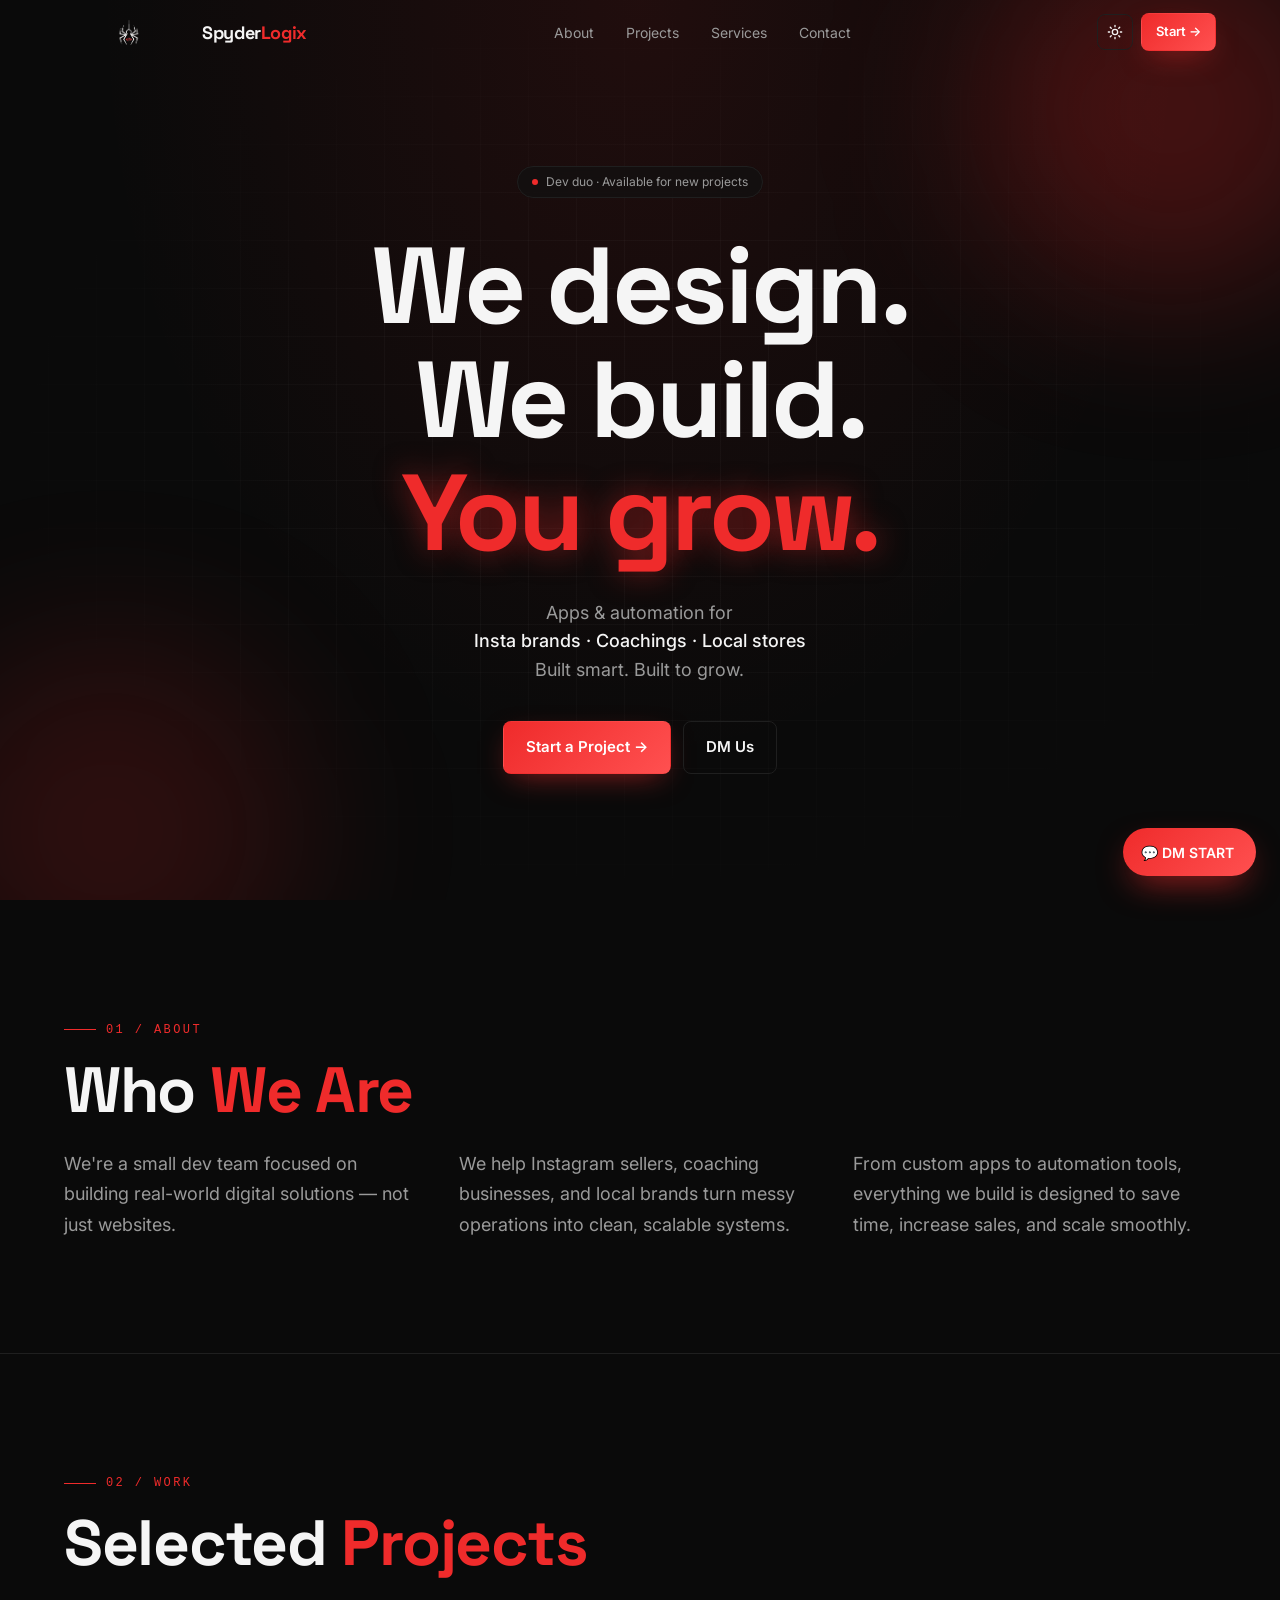
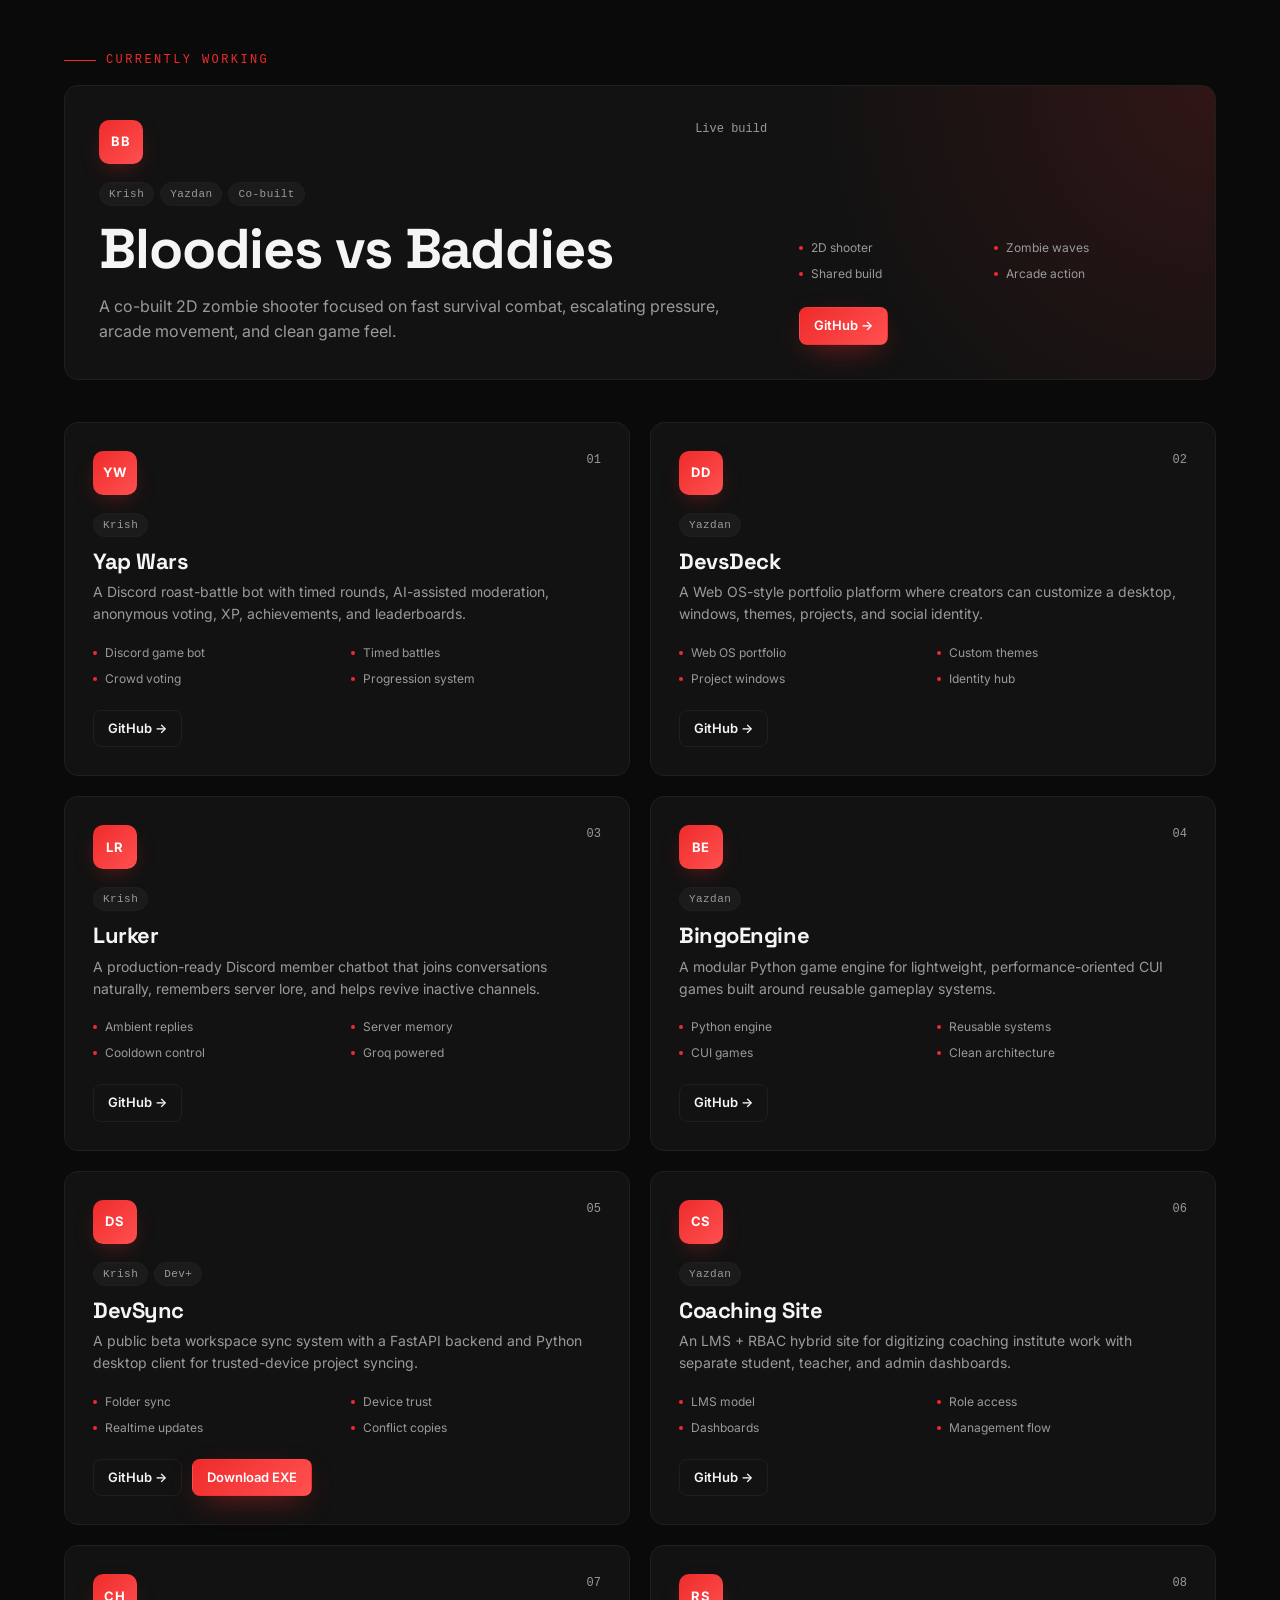
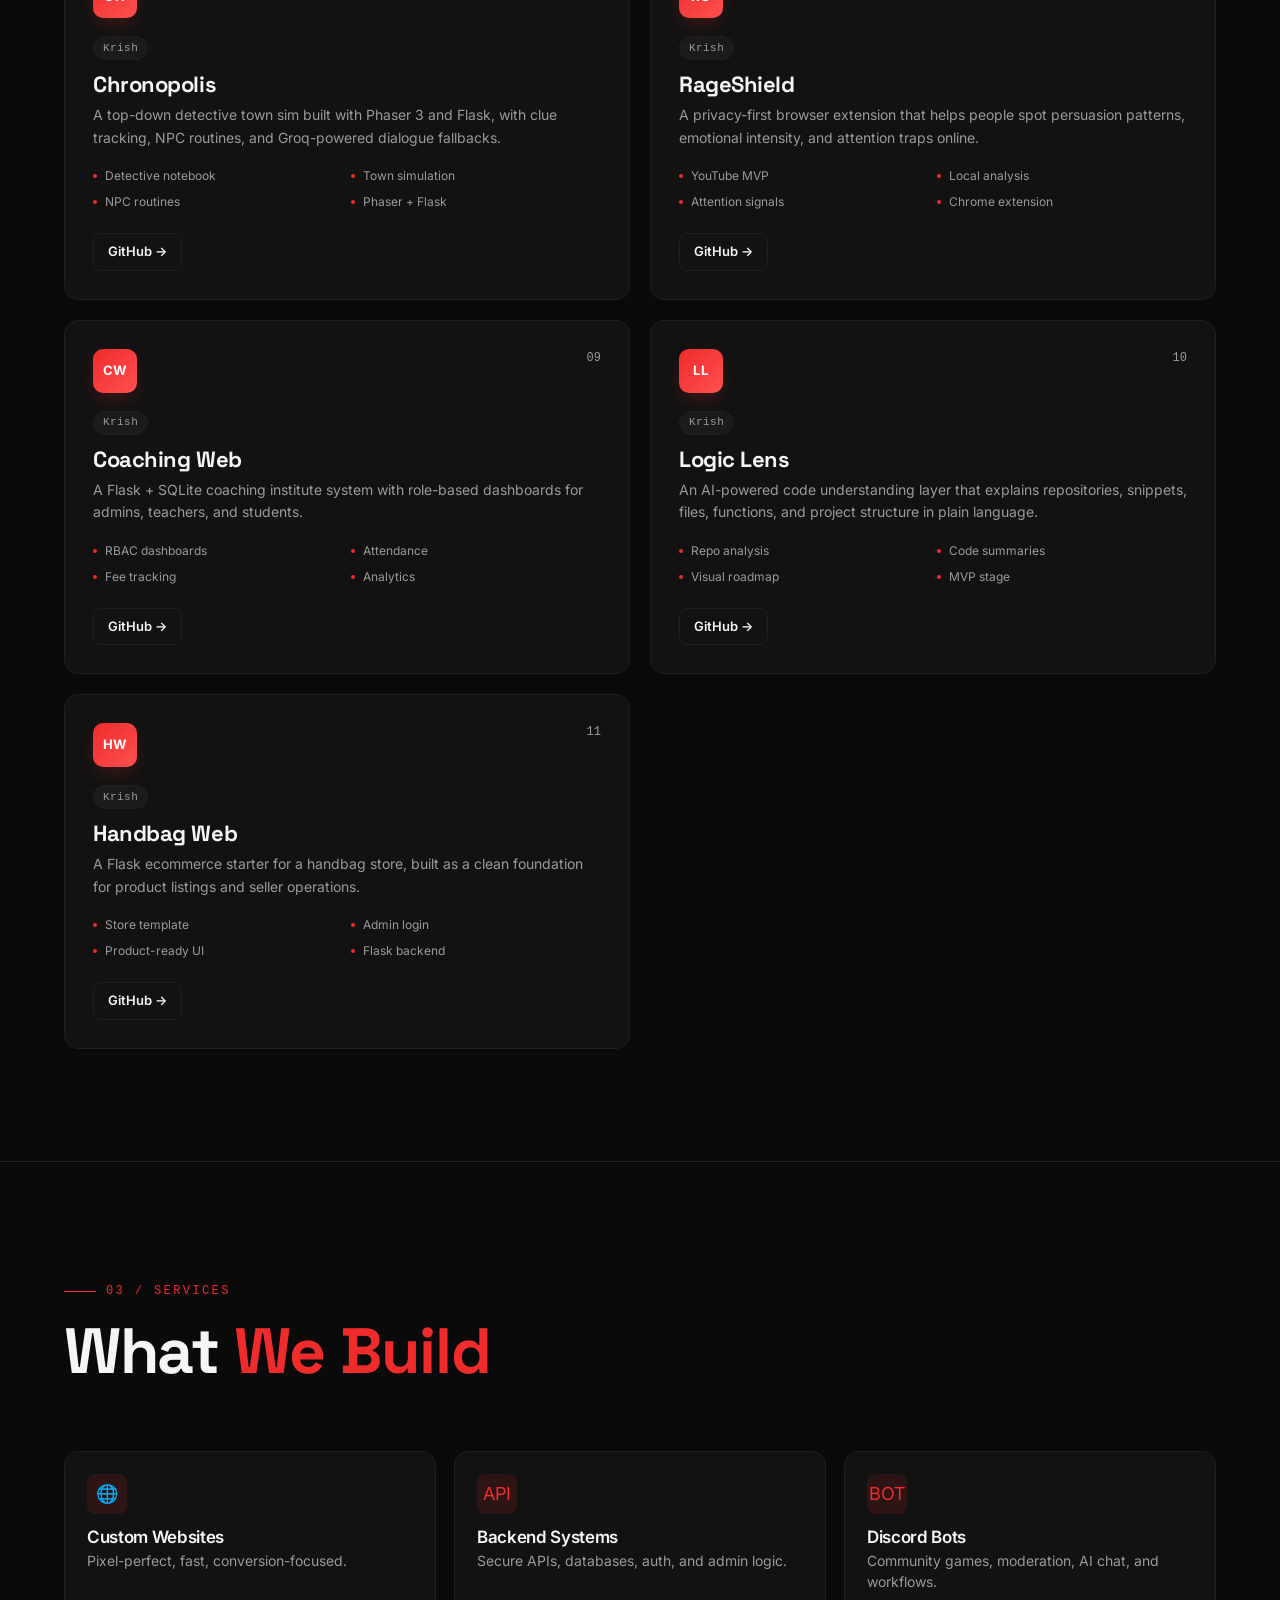
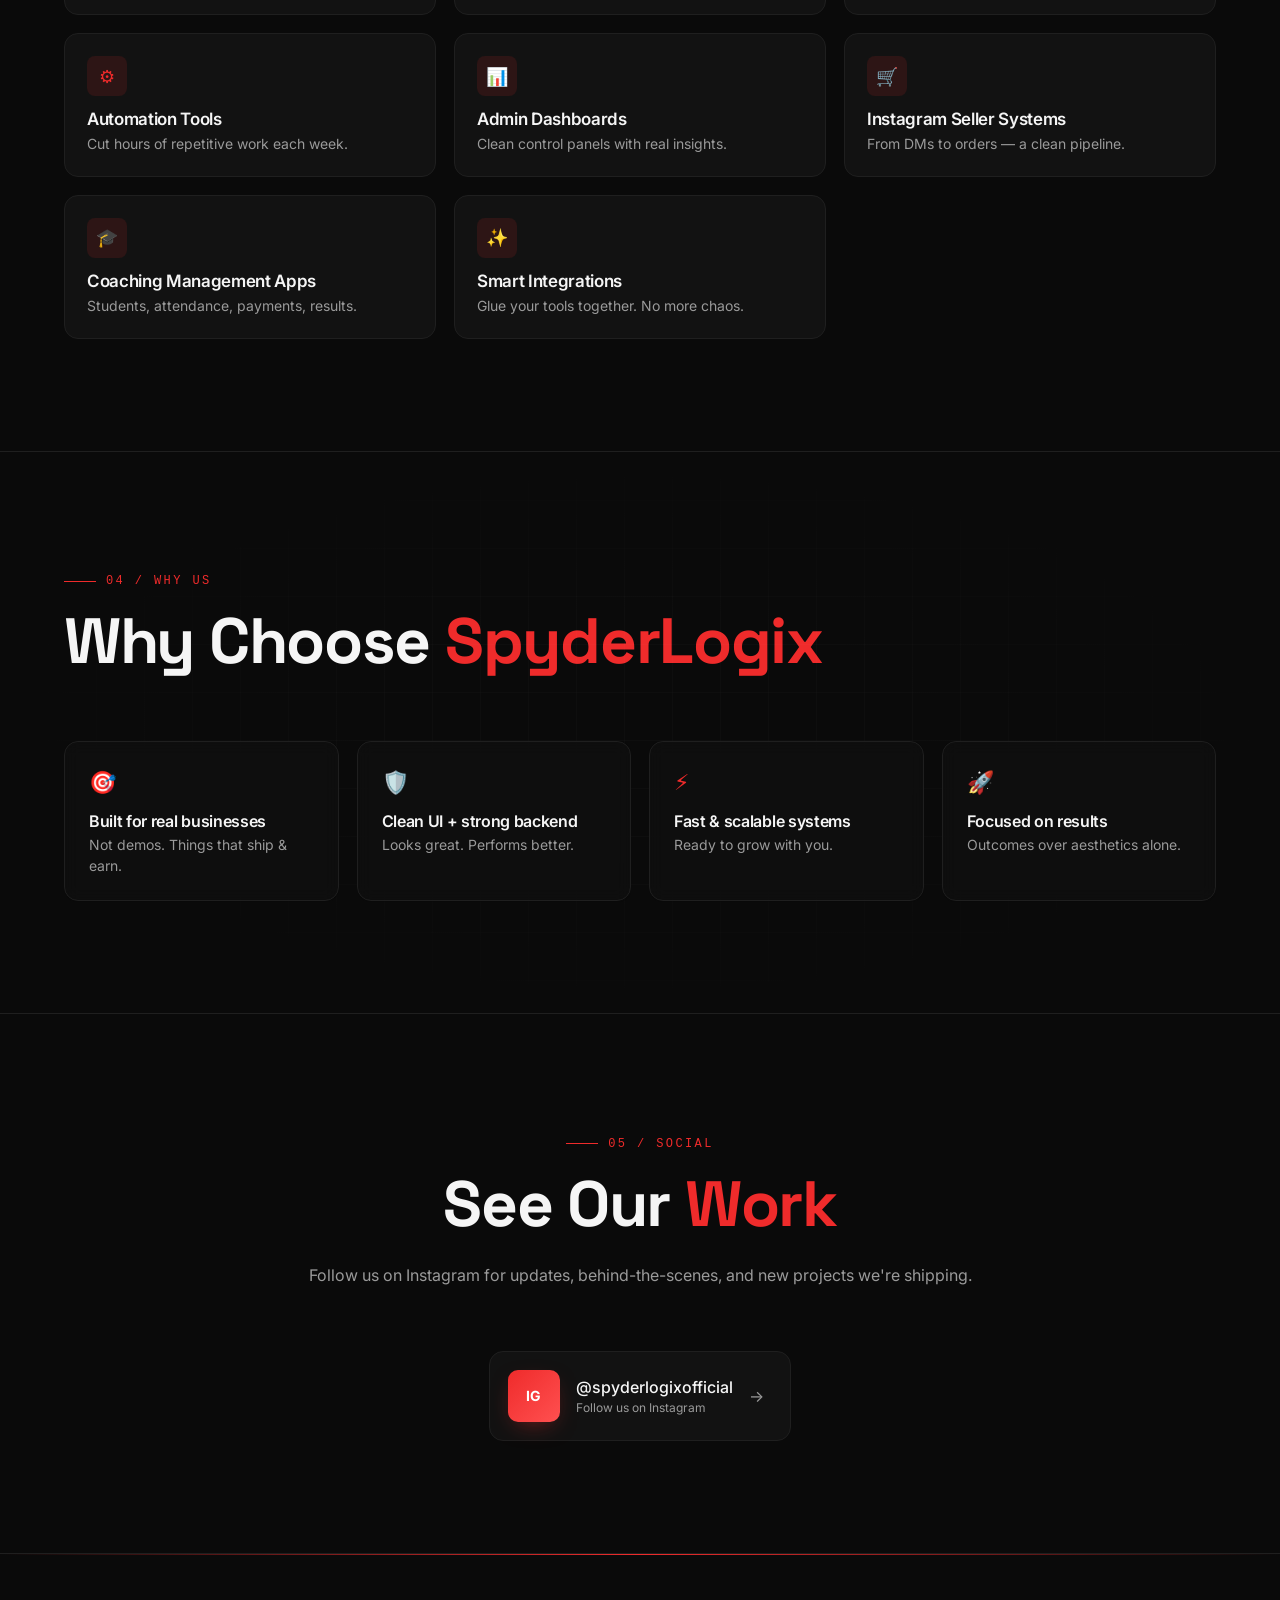
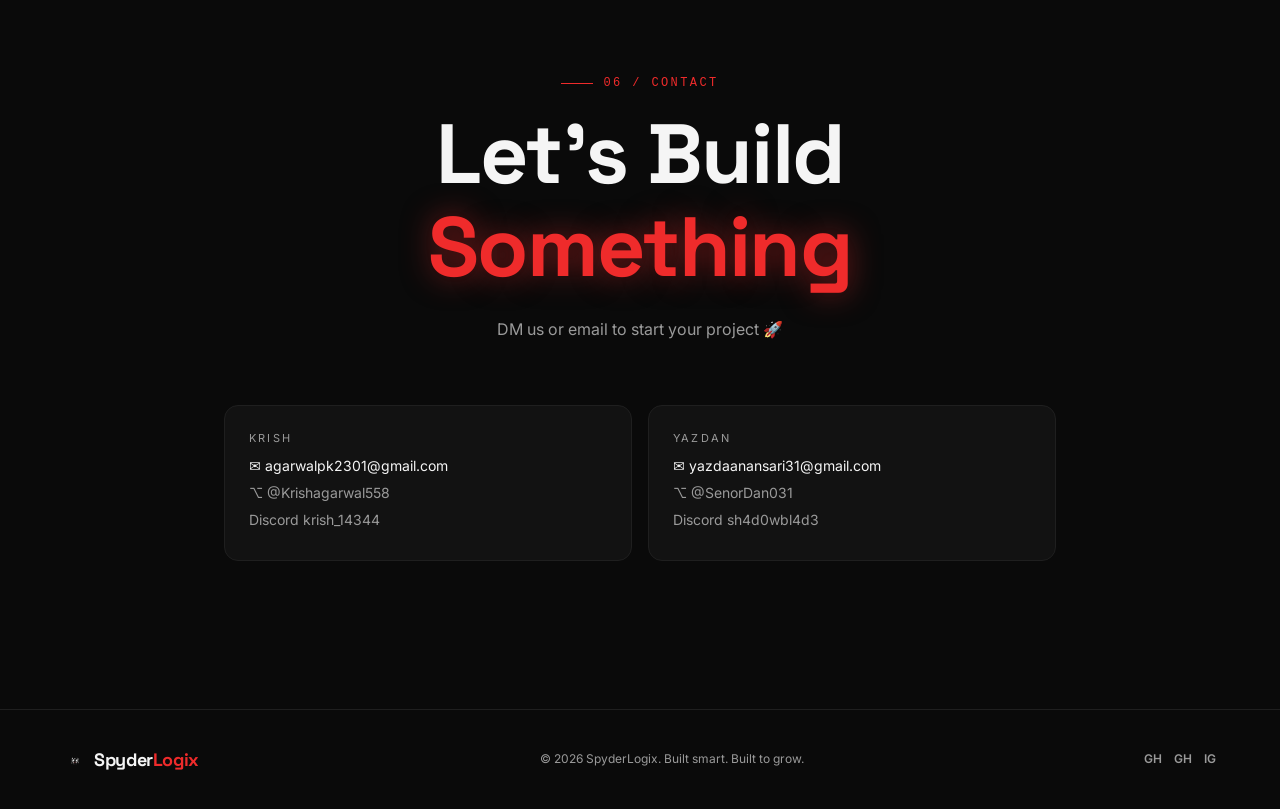
<file: index.html>
<!doctype html>
<html lang="en" data-theme="dark">
<head>
<meta charset="utf-8" />
<meta name="viewport" content="width=device-width, initial-scale=1" />
<title>SpyderLogix — We design. We build. You grow.</title>
<meta name="description" content="SpyderLogix is a dev duo agency building apps & automation for Insta brands, coaches, and local stores. Built smart. Built to grow." />
<meta property="og:title" content="SpyderLogix — Apps & automation that scale" />
<meta property="og:description" content="Custom websites, automation tools, and admin dashboards for real businesses." />
<meta property="og:type" content="website" />
<link rel="icon" type="image/png" href="spyder-mark.png" />
<link rel="preconnect" href="https://fonts.googleapis.com" />
<link rel="preconnect" href="https://fonts.gstatic.com" crossorigin />
<link rel="stylesheet" href="https://fonts.googleapis.com/css2?family=Inter:wght@400;500;600;700&family=Space+Grotesk:wght@500;600;700&display=swap" />
<link rel="stylesheet" href="styles.css" />
</head>
<body>

<!-- NAVBAR -->
<header class="nav" id="nav">
  <div class="container nav-inner">
    <a href="#top" class="brand">
   <img src="spider_white_transparent.png" alt="" class="brand-mark" style="width: 130px;" onerror="this.remove()">
      <span class="brand-text">Spyder<span class="accent">Logix</span></span>
    </a>
    <nav class="nav-links" id="navLinks">
      <a href="#about">About</a>
      <a href="#projects">Projects</a>
      <a href="#services">Services</a>
      <a href="#contact">Contact</a>
    </nav>
    <div class="nav-actions">
      <button id="themeToggle" class="icon-btn" aria-label="Toggle theme">
        <svg class="icon-sun" width="16" height="16" viewBox="0 0 24 24" fill="none" stroke="currentColor" stroke-width="2" stroke-linecap="round" stroke-linejoin="round"><circle cx="12" cy="12" r="4"/><path d="M12 2v2M12 20v2M4.93 4.93l1.41 1.41M17.66 17.66l1.41 1.41M2 12h2M20 12h2M4.93 19.07l1.41-1.41M17.66 6.34l1.41-1.41"/></svg>
        <svg class="icon-moon" width="16" height="16" viewBox="0 0 24 24" fill="none" stroke="currentColor" stroke-width="2" stroke-linecap="round" stroke-linejoin="round"><path d="M21 12.79A9 9 0 1 1 11.21 3 7 7 0 0 0 21 12.79z"/></svg>
      </button>
      <a href="#contact" class="btn btn-primary btn-sm hide-sm-down">Start →</a>
      <button id="menuToggle" class="icon-btn show-md-down" aria-label="Menu">
        <svg width="16" height="16" viewBox="0 0 24 24" fill="none" stroke="currentColor" stroke-width="2" stroke-linecap="round" stroke-linejoin="round"><line x1="3" y1="6" x2="21" y2="6"/><line x1="3" y1="12" x2="21" y2="12"/><line x1="3" y1="18" x2="21" y2="18"/></svg>
      </button>
    </div>
  </div>
  <div class="mobile-menu" id="mobileMenu">
    <a href="#about">About</a>
    <a href="#projects">Projects</a>
    <a href="#services">Services</a>
    <a href="#contact">Contact</a>
  </div>
</header>

<!-- HERO -->
<section id="top" class="hero">
  <div class="grid-bg"></div>
  <div class="blob blob-1"></div>
  <div class="blob blob-2"></div>
  <div class="hero-inner">
    <div class="pill"><span class="dot"></span> Dev duo · Available for new projects</div>
    <h1 class="display">
      We design.<br/>
      We build.<br/>
      <span class="accent text-glow">You grow.</span>
    </h1>
    <p class="lead">
      Apps & automation for<br/>
      <span class="strong">Insta brands · Coachings · Local stores</span><br/>
      Built smart. Built to grow.
    </p>
    <div class="cta-row">
      <a href="#contact" class="btn btn-primary btn-lg">Start a Project →</a>
      <a href="https://www.instagram.com/spyderlogixofficial/?hl=en" target="_blank" rel="noreferrer" class="btn btn-outline btn-lg">DM Us</a>
    </div>
  </div>
</section>

<!-- ABOUT -->
<section id="about" class="section">
  <div class="container">
    <div class="reveal">
      <div class="section-label"><span class="line"></span>01 / About</div>
      <h2 class="display-md">Who <span class="accent">We Are</span></h2>
    </div>
    <div class="about-grid">
      <p class="reveal">We're a small dev team focused on building real-world digital solutions — not just websites.</p>
      <p class="reveal" style="transition-delay:.1s">We help Instagram sellers, coaching businesses, and local brands turn messy operations into clean, scalable systems.</p>
      <p class="reveal" style="transition-delay:.2s">From custom apps to automation tools, everything we build is designed to save time, increase sales, and scale smoothly.</p>
    </div>
  </div>
</section>

<!-- PROJECTS -->
<section id="projects" class="section bordered">
  <div class="container">
    <div class="reveal mb-lg">
      <div class="section-label"><span class="line"></span>02 / Work</div>
      <h2 class="display-md">Selected <span class="accent">Projects</span></h2>
    </div>
    <div class="current-work reveal mb-lg">
      <div class="section-label"><span class="line"></span>Currently Working</div>
      <article class="card project project-feature">
        <div class="project-feature-main">
          <div>
            <div class="project-head">
              <div class="icon-box gradient-red">BB</div>
              <span class="num">Live build</span>
            </div>
            <div class="project-tags"><span class="tag">Krish</span><span class="tag">Yazdan</span><span class="tag">Co-built</span></div>
            <h3>Bloodies vs Baddies</h3>
            <p>A co-built 2D zombie shooter focused on fast survival combat, escalating pressure, arcade movement, and clean game feel.</p>
          </div>
          <div class="project-feature-side">
            <ul class="features">
              <li>2D shooter</li><li>Zombie waves</li>
              <li>Shared build</li><li>Arcade action</li>
            </ul>
            <div class="project-actions">
              <a href="https://github.com/SenorDan031/Bloodies-vs-Baddies" target="_blank" rel="noreferrer" class="btn btn-primary btn-sm">GitHub →</a>
            </div>
          </div>
        </div>
      </article>
    </div>

    <div class="projects-grid">
      <article class="card project reveal">
        <div class="project-head">
          <div class="icon-box gradient-red">YW</div>
          <span class="num">01</span>
        </div>
        <div class="project-tags"><span class="tag">Krish</span></div>
        <h3>Yap Wars</h3>
        <p>A Discord roast-battle bot with timed rounds, AI-assisted moderation, anonymous voting, XP, achievements, and leaderboards.</p>
        <ul class="features">
          <li>Discord game bot</li><li>Timed battles</li>
          <li>Crowd voting</li><li>Progression system</li>
        </ul>
        <div class="project-actions">
          <a href="https://github.com/Krishagarwal558/Yap-Wars" target="_blank" rel="noreferrer" class="btn btn-outline btn-sm">GitHub →</a>
        </div>
      </article>

      <article class="card project reveal" style="transition-delay:.08s">
        <div class="project-head">
          <div class="icon-box gradient-red">DD</div>
          <span class="num">02</span>
        </div>
        <div class="project-tags"><span class="tag">Yazdan</span></div>
        <h3>DevsDeck</h3>
        <p>A Web OS-style portfolio platform where creators can customize a desktop, windows, themes, projects, and social identity.</p>
        <ul class="features">
          <li>Web OS portfolio</li><li>Custom themes</li>
          <li>Project windows</li><li>Identity hub</li>
        </ul>
        <div class="project-actions">
          <a href="https://github.com/SenorDan031/DevsDeck" target="_blank" rel="noreferrer" class="btn btn-outline btn-sm">GitHub →</a>
        </div>
      </article>

      <article class="card project reveal" style="transition-delay:.16s">
        <div class="project-head">
          <div class="icon-box gradient-red">LR</div>
          <span class="num">03</span>
        </div>
        <div class="project-tags"><span class="tag">Krish</span></div>
        <h3>Lurker</h3>
        <p>A production-ready Discord member chatbot that joins conversations naturally, remembers server lore, and helps revive inactive channels.</p>
        <ul class="features">
          <li>Ambient replies</li><li>Server memory</li>
          <li>Cooldown control</li><li>Groq powered</li>
        </ul>
        <div class="project-actions">
          <a href="https://github.com/Krishagarwal558/lurker" target="_blank" rel="noreferrer" class="btn btn-outline btn-sm">GitHub →</a>
        </div>
      </article>

      <article class="card project reveal" style="transition-delay:.24s">
        <div class="project-head">
          <div class="icon-box gradient-red">BE</div>
          <span class="num">04</span>
        </div>
        <div class="project-tags"><span class="tag">Yazdan</span></div>
        <h3>BingoEngine</h3>
        <p>A modular Python game engine for lightweight, performance-oriented CUI games built around reusable gameplay systems.</p>
        <ul class="features">
          <li>Python engine</li><li>Reusable systems</li>
          <li>CUI games</li><li>Clean architecture</li>
        </ul>
        <div class="project-actions">
          <a href="https://github.com/SenorDan031/BingoEngine" target="_blank" rel="noreferrer" class="btn btn-outline btn-sm">GitHub →</a>
        </div>
      </article>

      <article class="card project reveal" style="transition-delay:.32s">
        <div class="project-head">
          <div class="icon-box gradient-red">DS</div>
          <span class="num">05</span>
        </div>
        <div class="project-tags"><span class="tag">Krish</span><span class="tag">Dev+</span></div>
        <h3>DevSync</h3>
        <p>A public beta workspace sync system with a FastAPI backend and Python desktop client for trusted-device project syncing.</p>
        <ul class="features">
          <li>Folder sync</li><li>Device trust</li>
          <li>Realtime updates</li><li>Conflict copies</li>
        </ul>
        <div class="project-actions">
          <a href="https://github.com/Krishagarwal558/Devsync" target="_blank" rel="noreferrer" class="btn btn-outline btn-sm">GitHub →</a>
          <a href="https://github.com/Krishagarwal558/Devsync/releases" target="_blank" rel="noreferrer" class="btn btn-primary btn-sm">Download EXE</a>
        </div>
      </article>

      <article class="card project reveal" style="transition-delay:.4s">
        <div class="project-head">
          <div class="icon-box gradient-red">CS</div>
          <span class="num">06</span>
        </div>
        <div class="project-tags"><span class="tag">Yazdan</span></div>
        <h3>Coaching Site</h3>
        <p>An LMS + RBAC hybrid site for digitizing coaching institute work with separate student, teacher, and admin dashboards.</p>
        <ul class="features">
          <li>LMS model</li><li>Role access</li>
          <li>Dashboards</li><li>Management flow</li>
        </ul>
        <div class="project-actions">
          <a href="https://github.com/SenorDan031/Coaching-Site" target="_blank" rel="noreferrer" class="btn btn-outline btn-sm">GitHub →</a>
        </div>
      </article>

      <article class="card project reveal" style="transition-delay:.48s">
        <div class="project-head">
          <div class="icon-box gradient-red">CH</div>
          <span class="num">07</span>
        </div>
        <div class="project-tags"><span class="tag">Krish</span></div>
        <h3>Chronopolis</h3>
        <p>A top-down detective town sim built with Phaser 3 and Flask, with clue tracking, NPC routines, and Groq-powered dialogue fallbacks.</p>
        <ul class="features">
          <li>Detective notebook</li><li>Town simulation</li>
          <li>NPC routines</li><li>Phaser + Flask</li>
        </ul>
        <div class="project-actions">
          <a href="https://github.com/Krishagarwal558/Chronopolis" target="_blank" rel="noreferrer" class="btn btn-outline btn-sm">GitHub →</a>
        </div>
      </article>

      <article class="card project reveal" style="transition-delay:.56s">
        <div class="project-head">
          <div class="icon-box gradient-red">RS</div>
          <span class="num">08</span>
        </div>
        <div class="project-tags"><span class="tag">Krish</span></div>
        <h3>RageShield</h3>
        <p>A privacy-first browser extension that helps people spot persuasion patterns, emotional intensity, and attention traps online.</p>
        <ul class="features">
          <li>YouTube MVP</li><li>Local analysis</li>
          <li>Attention signals</li><li>Chrome extension</li>
        </ul>
        <div class="project-actions">
          <a href="https://github.com/Krishagarwal558/RageShield" target="_blank" rel="noreferrer" class="btn btn-outline btn-sm">GitHub →</a>
        </div>
      </article>

      <article class="card project reveal" style="transition-delay:.64s">
        <div class="project-head">
          <div class="icon-box gradient-red">CW</div>
          <span class="num">09</span>
        </div>
        <div class="project-tags"><span class="tag">Krish</span></div>
        <h3>Coaching Web</h3>
        <p>A Flask + SQLite coaching institute system with role-based dashboards for admins, teachers, and students.</p>
        <ul class="features">
          <li>RBAC dashboards</li><li>Attendance</li>
          <li>Fee tracking</li><li>Analytics</li>
        </ul>
        <div class="project-actions">
          <a href="https://github.com/Krishagarwal558/CoachHub-Coaching-Institute-Management-System" target="_blank" rel="noreferrer" class="btn btn-outline btn-sm">GitHub →</a>
        </div>
      </article>

      <article class="card project reveal" style="transition-delay:.72s">
        <div class="project-head">
          <div class="icon-box gradient-red">LL</div>
          <span class="num">10</span>
        </div>
        <div class="project-tags"><span class="tag">Krish</span></div>
        <h3>Logic Lens</h3>
        <p>An AI-powered code understanding layer that explains repositories, snippets, files, functions, and project structure in plain language.</p>
        <ul class="features">
          <li>Repo analysis</li><li>Code summaries</li>
          <li>Visual roadmap</li><li>MVP stage</li>
        </ul>
        <div class="project-actions">
          <a href="https://github.com/Krishagarwal558/Code-lens-Ai" target="_blank" rel="noreferrer" class="btn btn-outline btn-sm">GitHub →</a>
        </div>
      </article>

      <article class="card project reveal" style="transition-delay:.8s">
        <div class="project-head">
          <div class="icon-box gradient-red">HW</div>
          <span class="num">11</span>
        </div>
        <div class="project-tags"><span class="tag">Krish</span></div>
        <h3>Handbag Web</h3>
        <p>A Flask ecommerce starter for a handbag store, built as a clean foundation for product listings and seller operations.</p>
        <ul class="features">
          <li>Store template</li><li>Admin login</li>
          <li>Product-ready UI</li><li>Flask backend</li>
        </ul>
        <div class="project-actions">
          <a href="https://github.com/Krishagarwal558/-Flask-Handbag-Ecommerce-UI" target="_blank" rel="noreferrer" class="btn btn-outline btn-sm">GitHub →</a>
        </div>
      </article>
    </div>
  </div>
</section>

<!-- SERVICES -->
<section id="services" class="section bordered">
  <div class="container">
    <div class="reveal mb-lg">
      <div class="section-label"><span class="line"></span>03 / Services</div>
      <h2 class="display-md">What <span class="accent">We Build</span></h2>
    </div>
    <div class="services-grid">
      <div class="card service reveal"><div class="service-icon">🌐</div><h3>Custom Websites</h3><p>Pixel-perfect, fast, conversion-focused.</p></div>
      <div class="card service reveal" style="transition-delay:.05s"><div class="service-icon">API</div><h3>Backend Systems</h3><p>Secure APIs, databases, auth, and admin logic.</p></div>
      <div class="card service reveal" style="transition-delay:.1s"><div class="service-icon">BOT</div><h3>Discord Bots</h3><p>Community games, moderation, AI chat, and workflows.</p></div>
      <div class="card service reveal" style="transition-delay:.15s"><div class="service-icon">⚙️</div><h3>Automation Tools</h3><p>Cut hours of repetitive work each week.</p></div>
      <div class="card service reveal" style="transition-delay:.2s"><div class="service-icon">📊</div><h3>Admin Dashboards</h3><p>Clean control panels with real insights.</p></div>
      <div class="card service reveal" style="transition-delay:.25s"><div class="service-icon">🛒</div><h3>Instagram Seller Systems</h3><p>From DMs to orders — a clean pipeline.</p></div>
      <div class="card service reveal" style="transition-delay:.3s"><div class="service-icon">🎓</div><h3>Coaching Management Apps</h3><p>Students, attendance, payments, results.</p></div>
      <div class="card service reveal" style="transition-delay:.35s"><div class="service-icon">✨</div><h3>Smart Integrations</h3><p>Glue your tools together. No more chaos.</p></div>
    </div>
  </div>
</section>

<!-- WHY US -->
<section class="section bordered why">
  <div class="grid-bg subtle"></div>
  <div class="container">
    <div class="reveal mb-lg">
      <div class="section-label"><span class="line"></span>04 / Why us</div>
      <h2 class="display-md">Why Choose <span class="accent">SpyderLogix</span></h2>
    </div>
    <div class="why-grid">
      <div class="card reveal"><div class="why-icon">🎯</div><h3>Built for real businesses</h3><p>Not demos. Things that ship & earn.</p></div>
      <div class="card reveal" style="transition-delay:.07s"><div class="why-icon">🛡️</div><h3>Clean UI + strong backend</h3><p>Looks great. Performs better.</p></div>
      <div class="card reveal" style="transition-delay:.14s"><div class="why-icon">⚡</div><h3>Fast & scalable systems</h3><p>Ready to grow with you.</p></div>
      <div class="card reveal" style="transition-delay:.21s"><div class="why-icon">🚀</div><h3>Focused on results</h3><p>Outcomes over aesthetics alone.</p></div>
    </div>
  </div>
</section>

<!-- INSTAGRAM -->
<section class="section bordered center">
  <div class="container narrow reveal">
    <div class="section-label center-label"><span class="line"></span>05 / Social</div>
    <h2 class="display-md">See Our <span class="accent">Work</span></h2>
    <p class="muted mt-md mb-lg">Follow us on Instagram for updates, behind-the-scenes, and new projects we're shipping.</p>
    <a href="https://www.instagram.com/spyderlogixofficial/?hl=en" target="_blank" rel="noreferrer" class="ig-card">
      <div class="icon-box gradient-red lg">IG</div>
      <div class="ig-text">
        <div class="strong">@spyderlogixofficial</div>
        <div class="muted small">Follow us on Instagram</div>
      </div>
      <span class="arrow">→</span>
    </a>
  </div>
</section>

<!-- CONTACT -->
<section id="contact" class="section bordered center contact">
  <div class="top-line"></div>
  <div class="container narrow reveal">
    <div class="section-label center-label"><span class="line"></span>06 / Contact</div>
    <h2 class="display-lg">Let's Build <span class="accent text-glow">Something</span></h2>
    <p class="muted mb-lg">DM us or email to start your project 🚀</p>
    <div class="contact-grid">
      <div class="card text-left">
        <div class="kicker">Krish</div>
        <a href="mailto:agarwalpk2301@gmail.com" class="contact-link">✉️ agarwalpk2301@gmail.com</a>
        <a href="https://github.com/Krishagarwal558" target="_blank" rel="noreferrer" class="contact-link muted">⌥ @Krishagarwal558</a>
        <span class="contact-link muted">Discord krish_14344</span>
      </div>
      <div class="card text-left">
        <div class="kicker">Yazdan</div>
        <a href="mailto:yazdaanansari31@gmail.com" class="contact-link">✉️ yazdaanansari31@gmail.com</a>
        <a href="https://github.com/SenorDan031" target="_blank" rel="noreferrer" class="contact-link muted">⌥ @SenorDan031</a>
        <span class="contact-link muted">Discord sh4d0wbl4d3</span>
      </div>
    </div>
    <div class="cta-row center mt-lg">
    </div>
  </div>
</section>

<!-- FOOTER -->
<footer class="footer">
  <div class="container footer-inner">
    <div class="brand">
      <img src="spider_white_transparent.png" alt="" class="brand-mark sm" onerror="this.remove()" />
      <span class="brand-text">Spyder<span class="accent">Logix</span></span>
    </div>
    <p class="muted small">© <span id="year"></span> SpyderLogix. Built smart. Built to grow.</p>
    <div class="socials">
      <a href="https://github.com/Krishagarwal558" target="_blank" rel="noreferrer">GH</a>
      <a href="https://github.com/SenorDan031" target="_blank" rel="noreferrer">GH</a>
      <a href="https://www.instagram.com/spyderlogixofficial/?hl=en" target="_blank" rel="noreferrer">IG</a>
    </div>
  </div>
</footer>

<!-- FLOATING DM -->
<a href="https://www.instagram.com/spyderlogixofficial/?hl=en" target="_blank" rel="noreferrer" class="floating-dm">
  💬 DM START
</a>

<script src="script.js"></script>
</body>
</html>
</file>
<file: styles.css>
/* ===== Tokens ===== */
:root[data-theme="dark"]{
  --bg:#0a0a0a;
  --fg:#f5f5f5;
  --muted:#9a9a9a;
  --card:#121212;
  --border:#1f1f1f;
  --primary:#ef2b2b;
  --primary-glow:#ff5050;
  --primary-fg:#ffffff;
}
:root[data-theme="light"]{
  --bg:#ffffff;
  --fg:#0a0a0a;
  --muted:#5a5a5a;
  --card:#fafafa;
  --border:#e8e8e8;
  --primary:#e11d1d;
  --primary-glow:#ff4444;
  --primary-fg:#ffffff;
}

*{box-sizing:border-box}
html{scroll-behavior:smooth}
body{
  margin:0;
  background:var(--bg);
  color:var(--fg);
  font-family:'Inter',system-ui,-apple-system,Segoe UI,Roboto,sans-serif;
  font-size:16px;
  line-height:1.5;
  -webkit-font-smoothing:antialiased;
  overflow-x:hidden;
  transition:background .3s ease,color .3s ease;
}
a{color:inherit;text-decoration:none}
img{max-width:100%;display:block}
h1,h2,h3{margin:0;font-family:'Space Grotesk','Inter',sans-serif;letter-spacing:-.02em;line-height:1.1}
p{margin:0}
ul{margin:0;padding:0;list-style:none}

.container{max-width:1200px;margin:0 auto;padding:0 24px}
.container.narrow{max-width:880px;text-align:center}
.accent{color:var(--primary)}
.muted{color:var(--muted)}
.small{font-size:12px}
.strong{color:var(--fg);font-weight:500}
.center{text-align:center}
.text-left{text-align:left}
.mt-md{margin-top:16px}
.mt-lg{margin-top:32px}
.mb-lg{margin-bottom:64px}

.text-glow{text-shadow:0 0 30px color-mix(in oklab,var(--primary) 50%,transparent)}

/* ===== Buttons ===== */
.btn{
  display:inline-flex;align-items:center;gap:8px;
  padding:10px 18px;border-radius:8px;font-weight:600;font-size:14px;
  border:1px solid transparent;cursor:pointer;
  transition:transform .2s ease,box-shadow .2s ease,background .2s ease,color .2s ease,border-color .2s ease;
}
.btn-sm{padding:8px 14px;font-size:13px}
.btn-lg{padding:14px 22px;font-size:15px}
.btn-primary{
  background:linear-gradient(135deg,var(--primary),var(--primary-glow));
  color:var(--primary-fg);
  box-shadow:0 10px 30px -10px color-mix(in oklab,var(--primary) 60%,transparent);
}
.btn-primary:hover{transform:translateY(-2px);box-shadow:0 14px 34px -10px color-mix(in oklab,var(--primary) 70%,transparent)}
.btn-outline{background:transparent;color:var(--fg);border-color:var(--border)}
.btn-outline:hover{border-color:var(--primary);color:var(--primary)}

.icon-btn{
  width:36px;height:36px;display:inline-flex;align-items:center;justify-content:center;
  border:1px solid var(--border);border-radius:8px;background:transparent;color:var(--fg);
  cursor:pointer;transition:border-color .2s ease,color .2s ease;
}
.icon-btn:hover{border-color:var(--primary);color:var(--primary)}

/* show correct theme icon */
:root[data-theme="dark"] .icon-sun{display:block}
:root[data-theme="dark"] .icon-moon{display:none}
:root[data-theme="light"] .icon-sun{display:none}
:root[data-theme="light"] .icon-moon{display:block}

/* ===== Navbar ===== */
.nav{
  position:fixed;top:0;left:0;right:0;z-index:50;
  transition:background .3s ease,border-color .3s ease,backdrop-filter .3s ease;
  border-bottom:1px solid transparent;
}
.nav.scrolled{
  background:color-mix(in oklab,var(--bg) 70%,transparent);
  backdrop-filter:blur(16px);
  -webkit-backdrop-filter:blur(16px);
  border-bottom-color:var(--border);
}
.nav-inner{height:64px;display:flex;align-items:center;justify-content:space-between}
.brand{display:inline-flex;align-items:center;gap:8px}
.brand-mark{width:28px;height:28px;object-fit:contain;transition:transform .3s ease}
.brand-mark.sm{width:22px;height:22px}
.brand:hover .brand-mark{transform:rotate(12deg)}
.brand-text{font-family:'Space Grotesk',sans-serif;font-weight:700;font-size:18px;letter-spacing:-.02em}

.nav-links{display:flex;align-items:center;gap:32px}
.nav-links a{
  color:var(--muted);font-size:14px;position:relative;transition:color .2s ease;
}
.nav-links a::after{
  content:"";position:absolute;left:0;bottom:-4px;height:1px;width:0;background:var(--primary);transition:width .25s ease;
}
.nav-links a:hover{color:var(--fg)}
.nav-links a:hover::after{width:100%}

.nav-actions{display:flex;align-items:center;gap:8px}

.mobile-menu{display:none;flex-direction:column;gap:4px;padding:12px 16px;border-top:1px solid var(--border);background:color-mix(in oklab,var(--bg) 95%,transparent);backdrop-filter:blur(16px)}
.mobile-menu.open{display:flex}
.mobile-menu a{padding:10px 12px;border-radius:6px;font-size:14px;color:var(--fg)}
.mobile-menu a:hover{background:color-mix(in oklab,var(--fg) 6%,transparent)}

/* ===== Hero ===== */
.hero{
  position:relative;min-height:100vh;display:flex;align-items:center;justify-content:center;
  padding:120px 24px 80px;overflow:hidden;
  background:radial-gradient(ellipse at top,color-mix(in oklab,var(--primary) 10%,transparent),transparent 60%),var(--bg);
}
.hero-inner{position:relative;z-index:2;max-width:900px;text-align:center}
.grid-bg{
  position:absolute;inset:0;pointer-events:none;opacity:.5;
  background-image:
    linear-gradient(to right,color-mix(in oklab,var(--fg) 6%,transparent) 1px,transparent 1px),
    linear-gradient(to bottom,color-mix(in oklab,var(--fg) 6%,transparent) 1px,transparent 1px);
  background-size:48px 48px;
  mask-image:radial-gradient(ellipse at center,#000 30%,transparent 75%);
  -webkit-mask-image:radial-gradient(ellipse at center,#000 30%,transparent 75%);
}
.grid-bg.subtle{opacity:.3}
.blob{position:absolute;width:380px;height:380px;border-radius:50%;filter:blur(80px);pointer-events:none}
.blob-1{top:-80px;right:-80px;background:color-mix(in oklab,var(--primary) 25%,transparent)}
.blob-2{bottom:-120px;left:-80px;background:color-mix(in oklab,var(--primary) 15%,transparent)}

.pill{
  display:inline-flex;align-items:center;gap:8px;
  padding:6px 14px;border-radius:999px;border:1px solid var(--border);
  background:color-mix(in oklab,var(--card) 70%,transparent);
  backdrop-filter:blur(8px);
  font-size:12px;color:var(--muted);margin-bottom:32px;
  animation:fadeIn .6s ease both;
}
.pill .dot{width:6px;height:6px;border-radius:50%;background:var(--primary);animation:pulseGlow 2s ease-in-out infinite}

.display{font-size:clamp(44px,9vw,108px);font-weight:700;letter-spacing:-.03em;line-height:1.05;animation:fadeUp .7s ease both}
.display-md{font-size:clamp(34px,5.5vw,64px);font-weight:700;margin-bottom:24px}
.display-lg{font-size:clamp(40px,7vw,84px);font-weight:700;margin-bottom:24px}
.lead{margin-top:28px;font-size:clamp(16px,1.6vw,18px);color:var(--muted);max-width:560px;margin-left:auto;margin-right:auto;line-height:1.6;animation:fadeUp .7s ease .15s both}

.cta-row{margin-top:36px;display:flex;flex-wrap:wrap;gap:12px;justify-content:center;animation:fadeUp .7s ease .3s both}
.cta-row.center{justify-content:center}

/* ===== Sections ===== */
.section{padding:112px 24px;position:relative}
.section.bordered{border-top:1px solid var(--border)}
.section.center{text-align:center}

.section-label{
  display:inline-flex;align-items:center;gap:10px;
  font-family:ui-monospace,SFMono-Regular,Menlo,monospace;
  font-size:12px;text-transform:uppercase;letter-spacing:.2em;color:var(--primary);
  margin-bottom:16px;
}
.section-label.center-label{justify-content:center}
.section-label .line{display:inline-block;width:32px;height:1px;background:var(--primary)}

.about-grid{display:grid;grid-template-columns:repeat(3,1fr);gap:32px;color:var(--muted);font-size:18px;line-height:1.7}

/* ===== Cards ===== */
.card{
  background:var(--card);border:1px solid var(--border);border-radius:14px;padding:24px;
  transition:transform .25s ease,border-color .25s ease,box-shadow .25s ease;
}
.card:hover{transform:translateY(-4px);border-color:color-mix(in oklab,var(--primary) 40%,var(--border));box-shadow:0 20px 40px -20px color-mix(in oklab,var(--primary) 25%,transparent)}

.projects-grid{display:grid;grid-template-columns:repeat(2,1fr);gap:20px}
.project{padding:28px}
.project-head{display:flex;align-items:flex-start;justify-content:space-between;margin-bottom:18px}
.icon-box{
  width:44px;height:44px;border-radius:10px;display:inline-flex;align-items:center;justify-content:center;
  font-size:20px;color:var(--primary-fg);
  box-shadow:0 8px 24px -10px color-mix(in oklab,var(--primary) 60%,transparent);
}
.icon-box.lg{width:52px;height:52px;font-size:14px;font-weight:700;letter-spacing:.05em}
.gradient-red{background:linear-gradient(135deg,var(--primary),var(--primary-glow))}
.num{font-family:ui-monospace,monospace;font-size:12px;color:var(--muted)}
.project h3{font-size:22px;margin-bottom:8px;transition:color .2s ease}
.project:hover h3{color:var(--primary)}
.project p{color:var(--muted);font-size:14px;line-height:1.6;margin-bottom:18px}
.current-work{margin-bottom:42px}
.project-feature{
  padding:34px;
  background:
    radial-gradient(circle at top right,color-mix(in oklab,var(--primary) 14%,transparent),transparent 34%),
    var(--card);
}
.project-feature-main{display:grid;grid-template-columns:minmax(0,1.4fr) minmax(260px,.8fr);gap:32px;align-items:end}
.project-feature h3{font-size:clamp(32px,4.4vw,56px);margin-bottom:14px}
.project-feature p{font-size:16px;max-width:680px;margin-bottom:0}
.project-feature-side{display:flex;flex-direction:column;gap:24px}
.project-feature .features{margin-bottom:0}
.project .icon-box{font-size:13px;font-weight:700;letter-spacing:.05em}
.project-tags{display:flex;flex-wrap:wrap;gap:6px;margin-bottom:12px}
.tag{
  display:inline-flex;align-items:center;height:24px;padding:0 9px;border:1px solid var(--border);
  border-radius:999px;font-family:ui-monospace,SFMono-Regular,Menlo,monospace;
  font-size:11px;letter-spacing:.04em;color:var(--muted);background:color-mix(in oklab,var(--fg) 4%,transparent);
}
.project-actions{display:flex;flex-wrap:wrap;gap:10px;align-items:center}
.features{display:grid;grid-template-columns:repeat(2,1fr);gap:8px;margin-bottom:22px}
.features li{display:flex;align-items:center;gap:8px;font-size:12px;color:var(--muted)}
.features li::before{content:"";width:4px;height:4px;border-radius:50%;background:var(--primary)}

.link{display:inline-flex;align-items:center;gap:6px;font-size:14px;font-weight:500;color:var(--fg);transition:color .2s ease}
.link:hover{color:var(--primary)}

/* ===== Services ===== */
.services-grid{display:grid;grid-template-columns:repeat(3,1fr);gap:18px}
.service{padding:22px}
.service-icon{
  width:40px;height:40px;border-radius:8px;display:inline-flex;align-items:center;justify-content:center;
  background:color-mix(in oklab,var(--primary) 12%,transparent);color:var(--primary);
  font-size:18px;margin-bottom:14px;transition:background .25s ease,color .25s ease;
}
.service:hover .service-icon{background:var(--primary);color:var(--primary-fg)}
.service h3{font-size:17px;font-family:'Inter',sans-serif;font-weight:600;margin-bottom:4px}
.service p{font-size:14px;color:var(--muted)}

/* ===== Why ===== */
.why{position:relative;overflow:hidden}
.why-grid{display:grid;grid-template-columns:repeat(4,1fr);gap:18px;position:relative}
.why .card{background:color-mix(in oklab,var(--card) 60%,transparent);backdrop-filter:blur(8px)}
.why-icon{font-size:22px;color:var(--primary);margin-bottom:14px}
.why .card h3{font-size:16px;font-family:'Inter',sans-serif;font-weight:600;margin-bottom:4px}
.why .card p{font-size:14px;color:var(--muted)}

/* ===== Instagram card ===== */
.ig-card{
  display:inline-flex;align-items:center;gap:16px;padding:18px 26px 18px 18px;
  border:1px solid var(--border);border-radius:14px;background:var(--card);
  transition:transform .25s ease,border-color .25s ease,box-shadow .25s ease;
}
.ig-card:hover{transform:translateY(-4px);border-color:color-mix(in oklab,var(--primary) 40%,var(--border));box-shadow:0 20px 40px -20px color-mix(in oklab,var(--primary) 25%,transparent)}
.ig-text{text-align:left}
.arrow{color:var(--muted);transition:color .2s ease,transform .25s ease}
.ig-card:hover .arrow{color:var(--primary);transform:translateX(4px)}

/* ===== Contact ===== */
.contact{position:relative}
.contact .top-line{position:absolute;top:0;left:0;right:0;height:1px;background:linear-gradient(to right,transparent,var(--primary),transparent)}
.contact-grid{display:grid;grid-template-columns:repeat(2,1fr);gap:16px;margin-bottom:32px;text-align:left}
.kicker{font-size:11px;text-transform:uppercase;letter-spacing:.2em;color:var(--muted);margin-bottom:8px}
.contact-link{display:flex;align-items:center;gap:8px;font-size:14px;margin-bottom:6px;transition:color .2s ease}
.contact-link:hover{color:var(--primary)}

/* ===== Footer ===== */
.footer{border-top:1px solid var(--border);padding:36px 24px}
.footer-inner{display:flex;align-items:center;justify-content:space-between;gap:16px;flex-wrap:wrap}
.socials{display:flex;gap:12px;color:var(--muted);font-size:12px;font-weight:600}
.socials a{transition:color .2s ease}
.socials a:hover{color:var(--primary)}

/* ===== Floating DM ===== */
.floating-dm{
  position:fixed;bottom:24px;right:24px;z-index:40;
  display:inline-flex;align-items:center;gap:8px;
  height:48px;padding:0 22px 0 18px;border-radius:999px;
  background:linear-gradient(135deg,var(--primary),var(--primary-glow));
  color:var(--primary-fg);font-weight:600;font-size:14px;
  box-shadow:0 14px 34px -10px color-mix(in oklab,var(--primary) 70%,transparent);
  animation:pulseGlow 2.5s ease-in-out infinite;
  transition:transform .2s ease;
}
.floating-dm:hover{transform:scale(1.05)}

/* ===== Reveal animations ===== */
.reveal{opacity:0;transform:translateY(20px);transition:opacity .7s ease,transform .7s ease}
.reveal.in{opacity:1;transform:none}

@keyframes fadeIn{from{opacity:0}to{opacity:1}}
@keyframes fadeUp{from{opacity:0;transform:translateY(16px)}to{opacity:1;transform:none}}
@keyframes pulseGlow{
  0%,100%{box-shadow:0 0 0 0 color-mix(in oklab,var(--primary) 60%,transparent),0 14px 34px -10px color-mix(in oklab,var(--primary) 70%,transparent)}
  50%{box-shadow:0 0 0 12px transparent,0 14px 34px -10px color-mix(in oklab,var(--primary) 70%,transparent)}
}

/* ===== Responsive ===== */
.show-md-down{display:none}
@media (max-width:860px){
  .nav-links{display:none}
  .show-md-down{display:inline-flex}
  .about-grid{grid-template-columns:1fr;gap:18px}
  .project-feature-main{grid-template-columns:1fr;gap:22px}
  .projects-grid{grid-template-columns:1fr}
  .services-grid{grid-template-columns:repeat(2,1fr)}
  .why-grid{grid-template-columns:repeat(2,1fr)}
  .contact-grid{grid-template-columns:1fr}
  .section{padding:80px 20px}
}
@media (max-width:520px){
  .hide-sm-down{display:none}
  .services-grid{grid-template-columns:1fr}
  .why-grid{grid-template-columns:1fr}
  .floating-dm{bottom:16px;right:16px;height:44px;font-size:13px}
}
</file>
